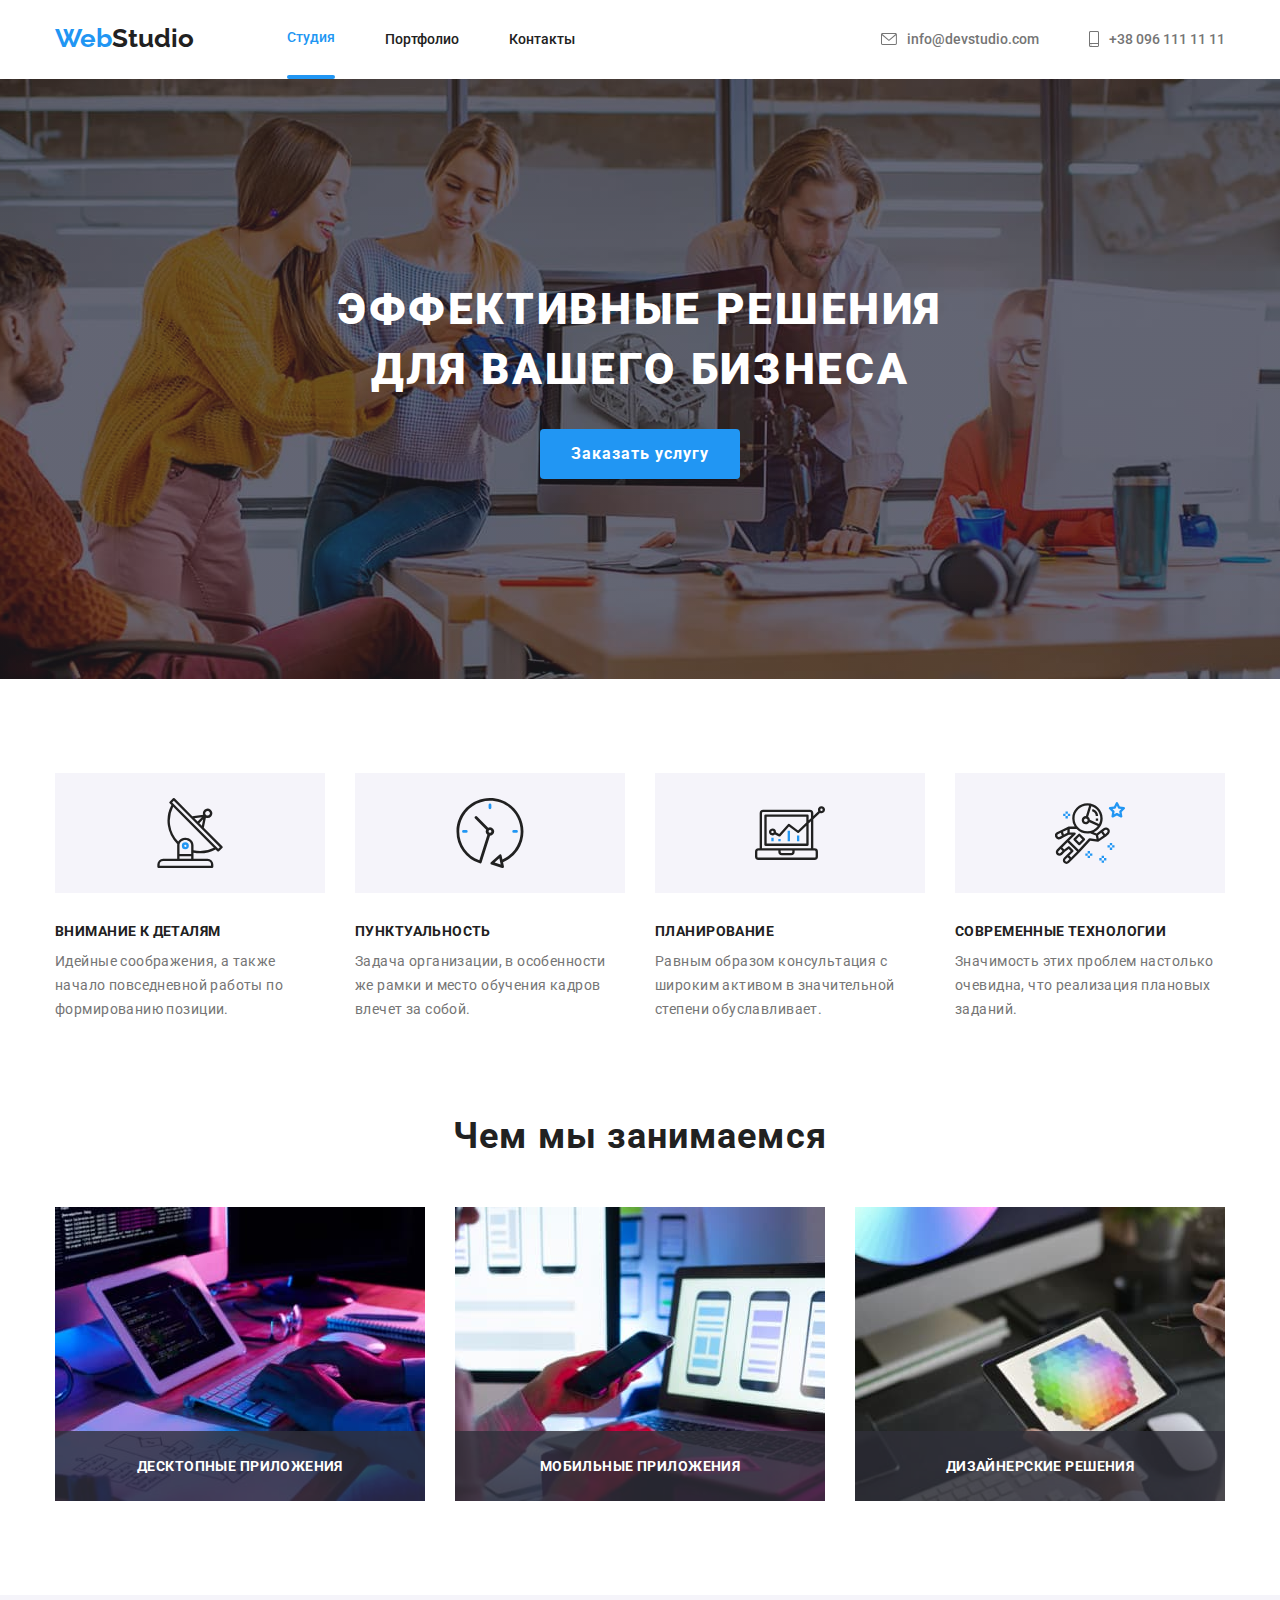
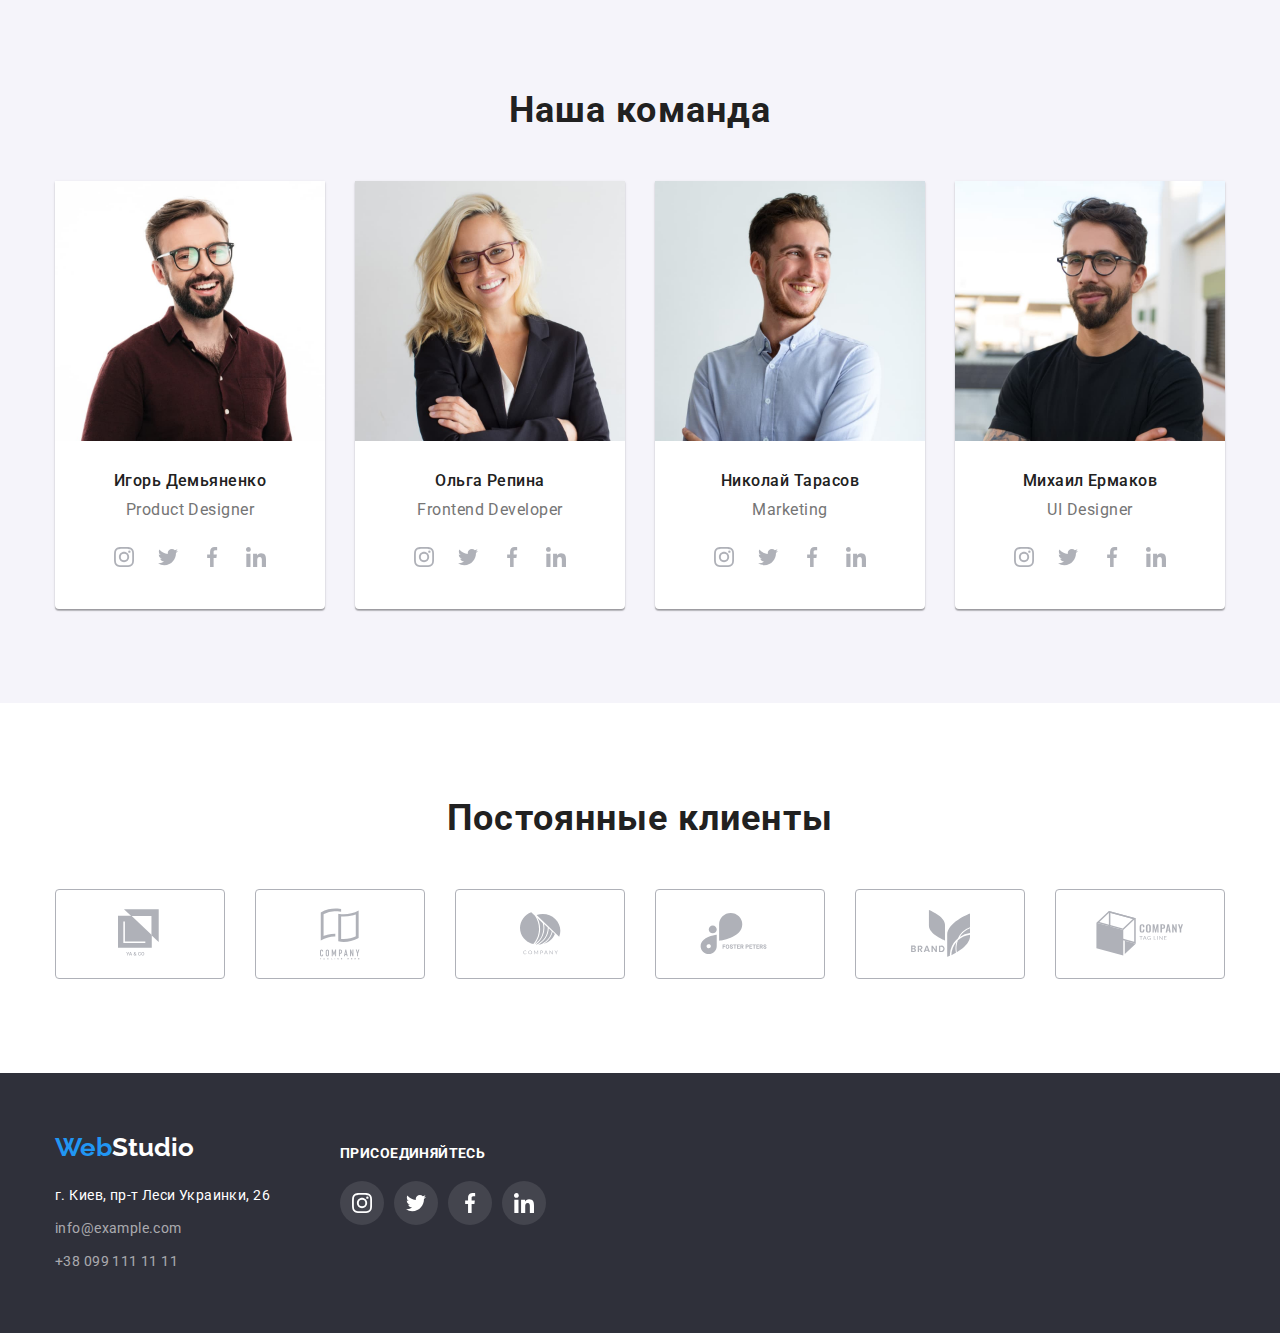
<file: index.html>
<!DOCTYPE html>
<html lang="ru">
<head>
    <meta charset="UTF-8">
    <meta name="viewport" content="width=device-width, initial-scale=1.0">
    <title>Web Studio</title>
    <link rel="stylesheet" href="./css/normalize.css" />
    <link rel="preconnect" href="https://fonts.gstatic.com">
    <link href="https://fonts.googleapis.com/css2?family=Oleo+Script&family=Raleway:wght@700&family=Roboto:wght@400;500;700;900&display=swap" rel="stylesheet">
    <link rel="stylesheet" href="./css/styles.css" />
</head>
<body>
   <header>
    <div class="container header-container">
    <span class="studio-title-black"><span class="web-title">Web</span>Studio</span>
    <nav class="nav-list-container">
        <ul class="nav-list">
            <li><a class="link-item link-item-black current" href="index.html">Студия</a></li>
            <li><a class="link-item link-item-black" href="portfolio.html">Портфолио</a></li>
            <li><a class="link-item link-item-black" href="#contacts">Контакты</a></li>
        </ul>
    </nav>
        <ul class="header-contacts">
            <li><a class="link-item link-item-gray" href="mailto:info@devstudio.com">
              <svg class="email-icon" width="16" height="12">
                <use href="images/icons.svg#icon-envelope">          
                </use></svg>
              info@devstudio.com</a></li>
            <li><a class="link-item link-item-gray" href="tel:+380961111111">
              <svg class="phone-icon" width="10" height="16">
                <use href="images/icons.svg#icon-smartphone">
                </use></svg>              
              +38 096 111 11 11</a></li>
        </ul>
    </div>    
   </header> 
   <main>
       <section class="section-effective">
        <div class="container container-effective">
           <h1 class="section-effective-title">Эффективные решения<br> для вашего бизнеса</h1>
                <button class="btn-order" data-modal-open>Заказать услугу</button>
              </div>
       </section>
       <section>
        <div class="container">
           <ul class="merits">
               <li>
                 <div class="merit-icon"> 
                  <svg class="icon1" width="70" height="70">
                    <use href="images/icons.svg#icon-antenna-1">
                    </use>
                  </svg> </div>
                 <h3 class="merit-title">Внимание к деталям</h3>
                 <p class="merit-item">Идейные соображения, а также начало повседневной работы по формированию позиции.</p></li>
               <li>
                <div class="merit-icon">
                  <svg class="icon1" width="70" height="70">
                    <use href="images/icons.svg#icon-clock-1">
                    </use>
                  </svg>
                </div>
                <h3 class="merit-title">Пунктуальность</h3>
                 <p class="merit-item">Задача организации, в особенности же рамки и место обучения кадров влечет за собой.</p></li>
                <li>
                  <div class="merit-icon">
                    <svg class="icon1" width="70" height="70">
                      <use href="images/icons.svg#icon-diagram-1">
                      </use>
                    </svg>
                  </div>
                  <h3 class="merit-title">Планирование</h3>
                 <p class="merit-item">Равным образом консультация с широким активом в значительной степени обуславливает.</p> </li>
                <li>
                  <div class="merit-icon">
                    <svg class="icon1" width="70" height="70">
                      <use href="images/icons.svg#icon-astronaut-1">
                      </use>
                    </svg>
                  </div>
                  <h3 class="merit-title">Современные технологии</h3>
                 <p class="merit-item">Значимость этих проблем настолько очевидна, что реализация плановых заданий.</p></li>
            </ul>
        </div>
       </section>
       <section class="what-we-do-section">
        <div class="container">
           <h2 class="section-titles">Чем мы занимаемся</h2>
           <ul class="what-we-do-imgs">
               <li><div class="what-we-do-img-title">Десктопные приложения</div>
                 <img src="images/img1.jpg" alt="img1"></li>
               <li><div class="what-we-do-img-title">Мобильные приложения</div>
                 <img src="images/img2.jpg" alt="img2"></li>
               <li><div class="what-we-do-img-title">Дизайнерские решения</div>
                 <img src="images/img3.jpg" alt="img3"></li>
           </ul>
        </div>
       </section>
       <section class="team">
        <div class="container">
           <h2 class="section-titles">Наша команда</h2>
           <ul class="team-list">
               <li class="team-list-item">
                 <article class="team-card">
                    <div class="team-card-thumb">
                      <img src="images/igor.jpg" alt="img_igor" >
                    </div>

                   <div class="team-card-content">
                   <h3 class="team-member-name">Игорь Демьяненко</h3>
                   <p class="team-member-profession">Product Designer</p>
                     <ul class="social-icons">
                       <li>
                         <a class="social-icons-link" href="#">                          
                            <svg class="social-icon" width="20" height="20">
                              <use href="images/icons.svg#icon-instagram-2">
                              </use>
                            </svg>                          
                         </a>
                       </li>
                      <li>
                        <a class="social-icons-link" href="#">
                          <svg class="social-icon" width="20" height="20">
                            <use href="images/icons.svg#icon-twitter-1">
                            </use>
                          </svg>
                        </a>
                      </li>
                      <li>
                        <a class="social-icons-link" href="#">
                          <svg class="social-icon" width="20" height="20">
                            <use href="images/icons.svg#icon-facebook-1">
                            </use>
                          </svg>
                        </a>
                      </li>
                      <li>
                        <a class="social-icons-link" href="#">
                          <svg class="social-icon" width="20" height="20">
                            <use href="images/icons.svg#icon-linkedin-1">
                            </use>
                          </svg>
                        </a>
                      </li>
                     </ul>                   
                   </div> 
                   </article>
                </li>
                <li class="team-list-item">
                <article class="team-card">
                    <div class="team-card-thumb">
                    <img src="images/olga.jpg" alt="img_olga">
                    </div>

                    <div class="team-card-content">
                    <h3 class="team-member-name">Ольга Репина</h3>
                    <p class="team-member-profession">Frontend Developer</p>
                    <ul class="social-icons">
                      <li>
                        <a class="social-icons-link" href="#">
                          <svg class="social-icon" width="20" height="20">
                            <use href="images/icons.svg#icon-instagram-2">
                            </use>
                          </svg>
                        </a>
                      </li>
                      <li>
                        <a class="social-icons-link" href="#">
                          <svg class="social-icon" width="20" height="20">
                            <use href="images/icons.svg#icon-twitter-1">
                            </use>
                          </svg>
                        </a>
                      </li>
                      <li>
                        <a class="social-icons-link" href="#">
                          <svg class="social-icon" width="20" height="20">
                            <use href="images/icons.svg#icon-facebook-1">
                            </use>
                          </svg>
                        </a>
                      </li>
                      <li>
                        <a class="social-icons-link" href="#">
                          <svg class="social-icon" width="20" height="20">
                            <use href="images/icons.svg#icon-linkedin-1">
                            </use>
                          </svg>
                        </a>
                      </li>
                    </ul>
                    </div> 
                   </article>   
               </li>
                 <li class="team-list-item">
                 <article class="team-card">
                    <div class="team-card-thumb">
                    <img src="images/nikolai.jpg" alt="img_nikolai">
                    </div>

                    <div class="team-card-content">
                    <h3 class="team-member-name">Николай Тарасов</h3>
                    <p class="team-member-profession">Marketing</p>
                    <ul class="social-icons">
                      <li>
                        <a class="social-icons-link" href="#">
                          <svg class="social-icon" width="20" height="20">
                            <use href="images/icons.svg#icon-instagram-2">
                            </use>
                          </svg>
                        </a>
                      </li>
                      <li>
                        <a class="social-icons-link" href="#">
                          <svg class="social-icon" width="20" height="20">
                            <use href="images/icons.svg#icon-twitter-1">
                            </use>
                          </svg>
                        </a>
                      </li>
                      <li>
                        <a class="social-icons-link" href="#">
                          <svg class="social-icon" width="20" height="20">
                            <use href="images/icons.svg#icon-facebook-1">
                            </use>
                          </svg>
                        </a>
                      </li>
                      <li>
                        <a class="social-icons-link" href="#">
                          <svg class="social-icon" width="20" height="20">
                            <use href="images/icons.svg#icon-linkedin-1">
                            </use>
                          </svg>
                        </a>
                      </li>
                    </ul>
                    </div> 
                   </article>   
               </li>
                 <li class="team-list-item">
                 <article class="team-card">
                    <div class="team-card-thumb">
                    <img src="images/mikhail.jpg" alt="img_mikhail">
                    </div>

                    <div class="team-card-content">
                    <h3 class="team-member-name">Михаил Ермаков</h3>
                    <p class="team-member-profession">UI Designer</p>
                    <ul class="social-icons">
                      <li>
                        <a class="social-icons-link" href="#">
                          <svg class="social-icon" width="20" height="20">
                            <use href="images/icons.svg#icon-instagram-2">
                            </use>
                          </svg>
                        </a>
                      </li>
                      <li>
                        <a class="social-icons-link" href="#">
                          <svg class="social-icon" width="20" height="20">
                            <use href="images/icons.svg#icon-twitter-1">
                            </use>
                          </svg>
                        </a>
                      </li>
                      <li>
                        <a class="social-icons-link" href="#">
                          <svg class="social-icon" width="20" height="20">
                            <use href="images/icons.svg#icon-facebook-1">
                            </use>
                          </svg>
                        </a>
                      </li>
                      <li>
                        <a class="social-icons-link" href="#">
                          <svg class="social-icon" width="20" height="20">
                            <use href="images/icons.svg#icon-linkedin-1">
                            </use>
                          </svg>
                        </a>
                      </li>
                    </ul>
                    </div> 
                   </article>   
               </li>
           </ul>
        </div>
       </section>
       <section class="clients">
         <div class="container">
          <h2 class="section-titles">Постоянные клиенты</h2>
          <ul class="clients-list">
            <li>
            <a class="link-client" href="#">
              <div class="client-icon-container">
              <svg class="client-icon" width="45" height="50">
              <use href="images/icons.svg#icon-logo-1">
                   </use>
                 </svg>
                </div>
               </a>
               </li>
            <li>
              <a class="link-client" href="#">
                  <div class="client-icon-container">
                  <svg class="client-icon" width="40" height="52">
                    <use href="images/icons.svg#icon-logo-2">
                    </use>
                  </svg>
                </div>
                </a>            
            </li>
            <li>
              <a class="link-client" href="#">
              <div class="client-icon-container">                
                  <svg class="client-icon" width="41" height="43">
                    <use href="images/icons.svg#icon-logo-3">
                    </use>
                  </svg>
              </div>
              </a>
            </li>
            <li>
              <a class="link-client" href="#">
                  <div class="client-icon-container">
                  <svg class="client-icon" width="80" height="42">
                    <use href="images/icons.svg#icon-logo-4">
                    </use>
                  </svg>
                </div>
              </a>
                </li>
            <li>
              <a class="link-client" href="#">
                  <div class="client-icon-container">
                  <svg class="client-icon" width="59" height="47">
                    <use href="images/icons.svg#icon-logo-5">
                    </use>
                  </svg>
                </div>
              </a>
            </li>
            <li>
              <a class="link-client" href="#">
                  <div class="client-icon-container">
                  <svg class="client-icon" width="88" height="45">
                    <use href="images/icons.svg#icon-logo-6">
                    </use>
                  </svg>
                </div>
              </a>
            </li>
          </ul>

         </div>
       </section> 
   </main>
   <footer>
    <div class="container footer-container">
        <div>
          <a class="logo-container" href="#"><span class="web-title">Web</span>Studio</a>      
    <address id="contacts">
      <ul class="footer-contacts">
       <li><a class="physical-address" href="#">г. Киев, пр-т Леси Украинки, 26</a></li> 
       <li><a class="contacts-item" href="mailto:info@example.com">info@example.com</a></li> 
       <li><a class="contacts-item" href="tel:+380991111111">+38 099 111 11 11</a></li> 
    </ul>
  </address>
   </div>
         <div class="footer-social-media-container">
      <h4 class="footer-social-media-title">Присоединяйтесь</h4>
      <ul class="social-icons social-icons-footer">
      <li>
        <a class="footer-social-icons-link" href="#">
          <svg class="footer-social-icon" width="20" height="20">
            <use href="images/icons.svg#icon-instagram-2">
            </use>
          </svg>
        </a>
      </li>
      <li>
        <a class="footer-social-icons-link" href="#">
          <svg class="footer-social-icon" width="20" height="20">
            <use href="images/icons.svg#icon-twitter-1">
            </use>
          </svg>
        </a>
      </li>
      <li>
        <a class="footer-social-icons-link" href="#">
          <svg class="footer-social-icon" width="20" height="20">
            <use href="images/icons.svg#icon-facebook-1">
            </use>
          </svg>
        </a>
      </li>
      <li>
        <a class="footer-social-icons-link" href="#">
          <svg class="footer-social-icon" width="20" height="20">
            <use href="images/icons.svg#icon-linkedin-1">
            </use>
          </svg>
        </a>
      </li>
    </ul>
  </div>
    </div>
   </footer>
   <div class="backdrop is-hidden" data-modal>
    <div class="modal">
      <p>Lorem ipsum, dolor sit amet consectetur adipisicing elit. Nostrum iusto earum odit dolores, facilis, quos quibusdam, voluptate tempore perspiciatis temporibus nisi quasi! Nobis dolorum deleniti nulla pariatur, maxime eveniet reprehenderit, quae rerum ea ad atque incidunt odit omnis ratione. Dolorem illo officia inventore ea repudiandae cupiditate vel a asperiores nisi magnam, et maiores distinctio velit obcaecati reiciendis repellat. Nemo, modi at officia laboriosam facere ex voluptatibus vero voluptate tempore repellendus veniam qui maxime ipsum et sint sunt nostrum voluptates libero praesentium cum? Tenetur ratione illum est neque, veniam odit beatae eos aliquid doloremque ad magni rerum quos dicta vel necessitatibus molestiae unde, aspernatur, fugiat optio repudiandae libero a magnam temporibus. Neque labore, necessitatibus beatae laborum molestias quas id doloribus. Libero natus velit sit nostrum architecto odio hic, repellendus ad quis culpa eos veritatis asperiores. Nisi, odit? Laboriosam aliquid dolores ipsa odit vel veritatis tenetur modi quam nam, magni iure sed officiis accusantium, natus expedita porro rem dolore? Qui dolor facere, voluptates asperiores enim, ratione amet voluptatem sequi adipisci sunt nulla quasi. Voluptatum qui iste quisquam sit voluptas consectetur atque veniam at! Odit libero, blanditiis, quo hic voluptas odio, et accusantium magni delectus illo corrupti excepturi necessitatibus maxime pariatur voluptatum provident.</p>
      <button class="modal-close" data-modal-close><svg class="icon-close" width="11" height="11">
        <use href="images/icons.svg#icon-close">
        </use>
      </svg></button>
    </div>
   </div>
  <script src="./js/modal.js"></script>
</body>
</html>
</file>
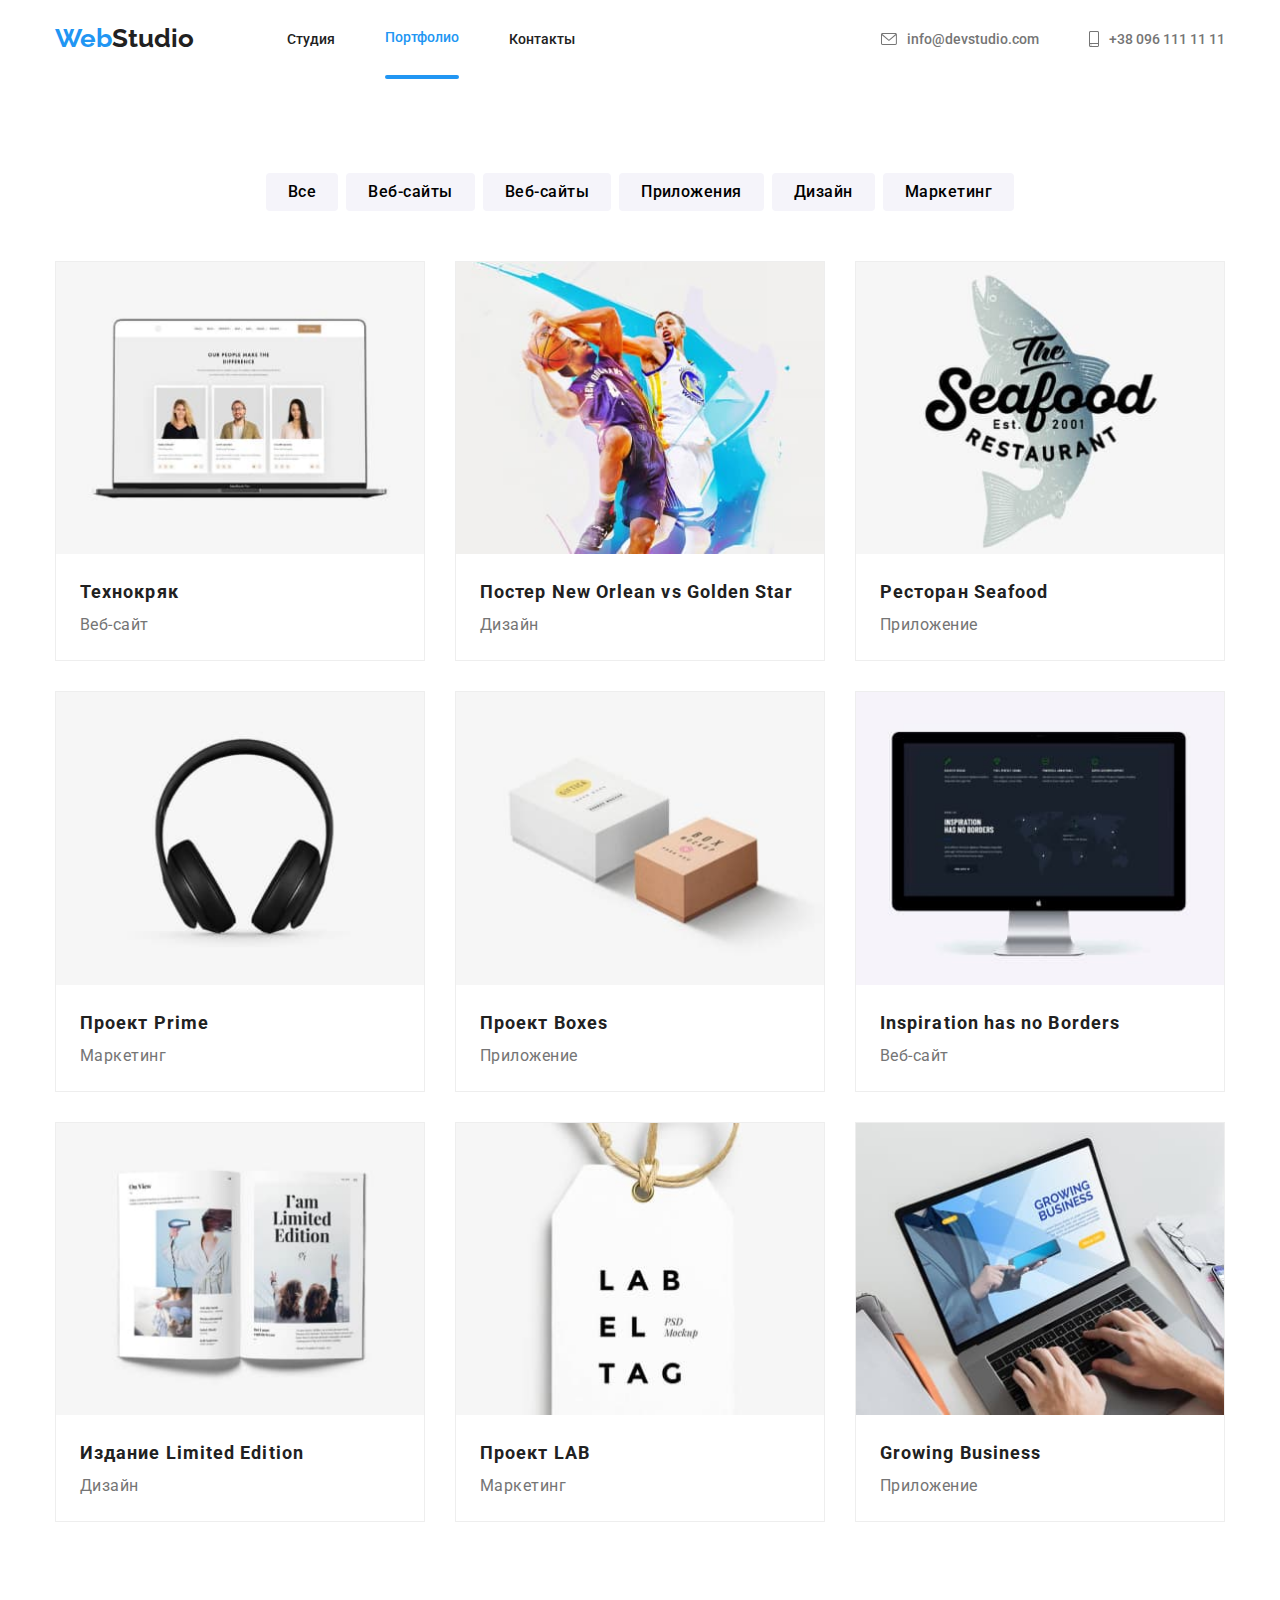
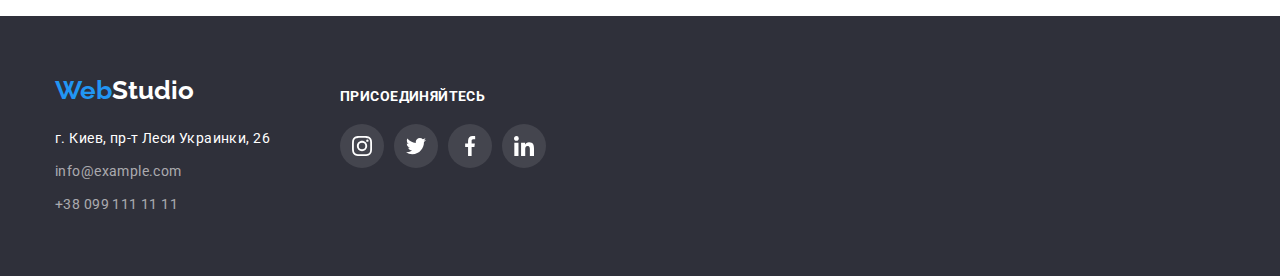
<file: portfolio.html>
<!DOCTYPE html>
<html lang="en">
<head>
    <meta charset="UTF-8">
    <meta name="viewport" content="width=device-width, initial-scale=1.0">
    <title>Portfolio</title>
    <link rel="stylesheet" href="./css/normalize.css" />
    <link rel="preconnect" href="https://fonts.gstatic.com">
    <link href="https://fonts.googleapis.com/css2?family=Oleo+Script&family=Raleway:wght@700&family=Roboto:wght@400;500;700;900&display=swap" rel="stylesheet">
    <link rel="stylesheet" href="./css/styles.css" /> 
   </head>
<body>
   <header>
      <div class="container header-container">
         <span class="studio-title-black"><span class="web-title">Web</span>Studio</span>
         <nav class="nav-list-container">
            <ul class="nav-list">
               <li><a class="link-item link-item-black" href="index.html">Студия</a></li>
               <li><a class="link-item link-item-black current" href="portfolio.html">Портфолио</a></li>
               <li><a class="link-item link-item-black" href="#contacts">Контакты</a></li>
            </ul>
         </nav>
         <ul class="header-contacts">
            <li><a class="link-item link-item-gray" href="mailto:info@devstudio.com">
                  <svg class="email-icon" width="16" height="12">
                     <use href="images/icons.svg#icon-envelope">
                     </use>
                  </svg>
                  info@devstudio.com</a></li>
            <li><a class="link-item link-item-gray" href="tel:+380961111111">
                  <svg class="phone-icon" width="10" height="16">
                     <use href="images/icons.svg#icon-smartphone">
                     </use>
                  </svg>
                  +38 096 111 11 11</a></li>
         </ul>
      </div>
   </header>
       <main>
        <section>
         <div class="container btns">
           <h2 class="visually-hidden">Портфолио</h2>
           <ul class="btns-portfolio">
                  <li><button class="btn-portfolio">Все</button></li> 
                  <li><button class="btn-portfolio">Веб-сайты</button></li>
                  <li><button class="btn-portfolio">Веб-сайты</button></li>
                  <li><button class="btn-portfolio">Приложения</button></li>
                  <li><button class="btn-portfolio">Дизайн</button></li>
                  <li><button class="btn-portfolio">Маркетинг</button></li>
           </ul>
           </div>
         </section>
        <section>
            <div class="container cards-container">
            <ul class="portfolio-cards">
                <li class="portfolio-card-item">
                   <a href="#" class="card">
                   <div class="card-thumb">
                     <div class="overlay">
                        <p>Технокряк это современная площадка распространения коронавируса. Компании используют эту платформу для цифрового
                        шпионажа и атак на защищённые сервера конкурентов.</p>
                     </div>
                     <img src="images/portfolio-img1.jpg" alt="portfolio-img1">
                  </div>

                   <div class="card-content">
                     <h3 class="portfolio-item-title">Технокряк</h3>
                     <p class="portfolio-item-type">Веб-сайт</p>
                  </div>
                  </a>
                </li>
                <li class="portfolio-card-item">
                   <a href="#" class="card">
                   <div class="card-thumb">
                     <div class="overlay">
                        <p>Технокряк это современная площадка распространения коронавируса. Компании используют эту платформу для цифрового
                           шпионажа и атак на защищённые сервера конкурентов.</p>
                     </div>
                    <img src="images/portfolio-img2.jpg" alt="portfolio-img2">
                    </div>
                   
                    <div class="card-content">
                    <h3 class="portfolio-item-title">Постер New Orlean vs Golden Star</h3>
                    <p class="portfolio-item-type">Дизайн</p>
                    </div>
                  </a>
                 </li>
                 <li class="portfolio-card-item">
                   <a href="#" class="card">
                   <div class="card-thumb">
                     <div class="overlay">
                        <p>Технокряк это современная площадка распространения коронавируса. Компании используют эту платформу для цифрового
                           шпионажа и атак на защищённые сервера конкурентов.</p>
                     </div>
                    <img src="images/portfolio-img3.jpg" alt="portfolio-img3">
                    </div>
                   
                    <div class="card-content">
                    <h3 class="portfolio-item-title">Ресторан Seafood</h3>
                    <p class="portfolio-item-type">Приложение</p>
                    </div>
                  </a>
                 </li>
                 <li class="portfolio-card-item">
                   <a href="#" class="card">
                   <div class="card-thumb">
                     <div class="overlay">
                        <p>Технокряк это современная площадка распространения коронавируса. Компании используют эту платформу для цифрового
                           шпионажа и атак на защищённые сервера конкурентов.</p>
                     </div>
                    <img src="images/portfolio-img4.jpg" alt="portfolio-img4">
                    </div>
                    
                    <div class="card-content">
                    <h3 class="portfolio-item-title">Проект Prime</h3>
                    <p class="portfolio-item-type">Маркетинг</p>
                    </div>
                  </a>
                 </li>
                 <li class="portfolio-card-item">
                   <a href="#" class="card">
                   <div class="card-thumb">
                     <div class="overlay">
                        <p>Технокряк это современная площадка распространения коронавируса. Компании используют эту платформу для цифрового
                           шпионажа и атак на защищённые сервера конкурентов.</p>
                     </div>
                    <img src="images/portfolio-img5.jpg" alt="portfolio-img5">
                    </div>
                    
                    <div class="card-content">
                    <h3 class="portfolio-item-title">Проект Boxes</h3>
                    <p class="portfolio-item-type">Приложение</p>
                    </div>
                  </a>
                 </li>
                 <li class="portfolio-card-item">
                   <a href="#" class="card">
                   <div class="card-thumb">
                     <div class="overlay">
                        <p>Технокряк это современная площадка распространения коронавируса. Компании используют эту платформу для цифрового
                           шпионажа и атак на защищённые сервера конкурентов.</p>
                     </div>
                    <img src="images/portfolio-img6.jpg" alt="portfolio-img6">
                    </div>
                    
                    <div class="card-content">
                    <h3 class="portfolio-item-title">Inspiration has no Borders</h3>
                    <p class="portfolio-item-type">Веб-сайт</p>
                    </div>
                  </a>
                 </li>
                 <li class="portfolio-card-item">
                   <a href="#" class="card">
                   <div class="card-thumb">
                     <div class="overlay">
                        <p>Технокряк это современная площадка распространения коронавируса. Компании используют эту платформу для цифрового
                           шпионажа и атак на защищённые сервера конкурентов.</p>
                     </div>
                    <img src="images/portfolio-img7.jpg" alt="portfolio-img7">
                    </div>
                    
                    <div class="card-content">
                    <h3 class="portfolio-item-title">Издание Limited Edition</h3>
                    <p class="portfolio-item-type">Дизайн</p>
                    </div>
                  </a>
                 </li>
                 <li class="portfolio-card-item">
                   <a href="#" class="card">
                   <div class="card-thumb">
                     <div class="overlay">
                        <p>Технокряк это современная площадка распространения коронавируса. Компании используют эту платформу для цифрового
                           шпионажа и атак на защищённые сервера конкурентов.</p>
                     </div>
                    <img src="images/portfolio-img8.jpg" alt="portfolio-img8">
                    </div>
                    
                    <div class="card-content">
                    <h3 class="portfolio-item-title">Проект LAB</h3>
                    <p class="portfolio-item-type">Маркетинг</p>
                    </div>
                  </a>
                 </li>
                 <li class="portfolio-card-item">
                   <a href="#" class="card">
                   <div class="card-thumb">
                     <div class="overlay">
                        <p>Технокряк это современная площадка распространения коронавируса. Компании используют эту платформу для цифрового
                           шпионажа и атак на защищённые сервера конкурентов.</p>
                     </div>
                    <img src="images/portfolio-img9.jpg" alt="portfolio-img9">
                    </div>
                    
                    <div class="card-content">
                    <h3 class="portfolio-item-title">Growing Business</h3>
                    <p class="portfolio-item-type">Приложение</p>
                    </div>
                  </a>
                 </li>
            </ul>
            </div>
        </section>
       </main>
      <footer>
         <div class="container footer-container">
            <div>
               <a class="logo-container" href="#"><span class="web-title">Web</span>Studio</a>
               <address id="contacts">
                  <ul class="footer-contacts">
                     <li><a class="physical-address" href="#">г. Киев, пр-т Леси Украинки, 26</a></li>
                     <li><a class="contacts-item" href="mailto:info@example.com">info@example.com</a></li>
                     <li><a class="contacts-item" href="tel:+380991111111">+38 099 111 11 11</a></li>
                  </ul>
               </address>
            </div>
            <div class="footer-social-media-container">
               <h4 class="footer-social-media-title">Присоединяйтесь</h4>
               <ul class="social-icons social-icons-footer">
                  <li>
                     <a class="footer-social-icons-link" href="#">
                        <svg class="footer-social-icon" width="20" height="20">
                           <use href="images/icons.svg#icon-instagram-2">
                           </use>
                        </svg>
                     </a>
                  </li>
                  <li>
                     <a class="footer-social-icons-link" href="#">
                        <svg class="footer-social-icon" width="20" height="20">
                           <use href="images/icons.svg#icon-twitter-1">
                           </use>
                        </svg>
                     </a>
                  </li>
                  <li>
                     <a class="footer-social-icons-link" href="#">
                        <svg class="footer-social-icon" width="20" height="20">
                           <use href="images/icons.svg#icon-facebook-1">
                           </use>
                        </svg>
                     </a>
                  </li>
                  <li>
                     <a class="footer-social-icons-link" href="#">
                        <svg class="footer-social-icon" width="20" height="20">
                           <use href="images/icons.svg#icon-linkedin-1">
                           </use>
                        </svg>
                     </a>
                  </li>
               </ul>
            </div>
         </div>
      </footer>
</body>
</html>
</file>
<file: css/styles.css>
:root {
  --white-text: rgba(255, 255, 255, 1);

  --white-text-op60: rgba(255, 255, 255, 0.6);

  --black-text: rgba(33, 33, 33, 1);

  --blue-text: rgba(33, 150, 243, 1);

  --gray-text: rgba(117, 117, 117, 1);

  --back-gray: rgba(47, 48, 58, 1);

  --back-middle_gray: rgba(245, 244, 250, 1);

  --back-strong_gray: rgba(229, 229, 229, 1);

  --card-set-gap: 30px;

  --background-gray-op40: rgba(47, 48, 58, 0.4);

  --icons-gray: rgba(175, 177, 184, 1);

  --footer-icons-background: rgba(255, 255, 255, 0.1);

  --overlay-color: rgba(33, 150, 243, 0.9);

  --what-we-do-background: rgba(47, 48, 58, 0.8);

  --icon-close-color: rgba(0, 0, 0, 1);

  --icon-close-border-color: rgba(0, 0, 0, 0.1);

  --backdrop-background: rgba(0, 0, 0, 0.2);
}

body {
  font-family: 'Roboto', sans-serif;
}

img {
  display: block;
  max-width: 100%;
  height: auto;
}

.container {
  width: 1200px;
  padding: 0 15px;
  margin: 0 auto;
}

.header-container {
  display: flex;
  justify-content: space-between;
  padding-top: 24px;
  padding-bottom: 25px;
}

.cards-container {
  padding-bottom: 94px;
}

.nav-list-container {
  display: flex;
  margin-left: 93px;
  align-items: center;
}

.nav-list {
  display: flex;
  align-items: center;
}

.nav-list li:not(:last-child) {
  margin-right: 50px;
}

.header-contacts {
  display: flex;
  margin-left: auto;
  align-items: center;
}

.header-contacts li:last-child {
  margin-left: 50px;
}

.section-effective {
  background: linear-gradient(
      var(--background-gray-op40),
      var(--background-gray-op40)
    ),
    url('../images/background.jpg');
  background-repeat: no-repeat;
  background-size: cover;
  background-position: center;
  max-width: 1600px;
  margin-left: auto;
  margin-right: auto;
}

.section-effective-title {
  color: var(--white-text);
  font-weight: 900;
  font-size: 44px;
  line-height: 60px;
  text-align: center;
  letter-spacing: 0.06em;
  text-transform: uppercase;
  margin-bottom: 30px;
}

.btn-order {
  color: var(--white-text);
  border: none;
  background: var(--blue-text);
  font-weight: bold;
  font-size: 16px;
  line-height: 30px;
  letter-spacing: 0.06em;
  height: 50px;
  width: 200px;
  border-radius: 4px;
}

.btn-order-container {
  text-align: center;
  padding-bottom: 200px;
}

.merits {
  display: flex;
  padding-top: 94px;
}

.merits li:not(:last-child) {
  margin-right: 30px;
}

.merit-icon {
  width: 270px;
  height: 120px;
  background-color: var(--back-middle_gray);
  margin-bottom: 30px;
  justify-content: center;
  align-items: center;
  display: flex;
}

.clients-list {
  display: flex;
  justify-content: space-between;
}

.client-icon-container {
  width: 170px;
  height: 90px;
  border: 1px solid currentColor;
  border-radius: 4px;
  justify-content: center;
  align-items: center;
  display: flex;
}

.client-icon {
  fill: currentColor;
}

.link-client {
  color: var(--icons-gray);
}

.client-icon {
  fill: currentColor;
}

.merit-title {
  font-weight: bold;
  font-size: 14px;
  line-height: 16px;
  letter-spacing: 0.03em;
  text-transform: uppercase;
  color: var(--black-text);
  margin-bottom: 10px;
}

.merit-item {
  font-weight: normal;
  font-size: 14px;
  line-height: 24px;
  letter-spacing: 0.03em;
  color: var(--gray-text);
}

.section-titles {
  font-weight: bold;
  font-size: 36px;
  line-height: 42px;
  letter-spacing: 0.03em;
  color: var(--black-text);
  font-family: 'Roboto', sans-serif;
  text-align: center;
  margin-bottom: 50px;
}

.what-we-do-section {
  padding-top: 94px;
  padding-bottom: 94px;
}

.what-we-do-imgs {
  display: flex;
  justify-content: space-between;
}

.team {
  background-color: var(--back-middle_gray);
  padding-top: 94px;
  padding-bottom: 94px;
}

.clients {
  padding-top: 94px;
  padding-bottom: 94px;
}

.team-list {
  padding: 0;
  margin: 0;
  list-style: none;

  display: flex;
  flex-wrap: wrap;
  margin-left: calc(-1 * var(--card-set-gap));
  margin-top: calc(-1 * var(--card-set-gap));
}

.team-list-item {
  flex-basis: calc(100% / 4 - var(--card-set-gap));
  margin-left: var(--card-set-gap);
  margin-top: var(--card-set-gap);
}

.team-member-name {
  font-weight: 500;
  font-size: 16px;
  line-height: 19px;
  letter-spacing: 0.03em;
  color: var(--black-text);
  text-align: center;
}

.team-member-profession {
  color: var(--gray-text);
  font-size: 16px;
  line-height: 19px;
  letter-spacing: 0.03em;
  font-weight: normal;
  margin-top: 10px;
  margin-bottom: 16px;
  text-align: center;
}

.studio-title-white {
  font-family: 'Raleway', sans-serif;
  color: var(--white-text);
  font-weight: bold;
  font-size: 26px;
}

.studio-title-black {
  font-family: 'Raleway', sans-serif;
  color: var(--black-text);
  font-weight: bold;
  font-size: 26px;
}

.web-title {
  color: var(--blue-text);
}

.physical-address {
  font-weight: normal;
  font-size: 14px;
  line-height: 24px;
  letter-spacing: 0.03em;
  color: var(--white-text);
  margin-top: 20px;
}

.contacts-item {
  font-weight: normal;
  font-size: 14px;
  line-height: 24px;
  letter-spacing: 0.03em;
  color: var(--white-text-op60);
}

a {
  text-decoration: none;
  transition-property: color;
  transition-duration: 250ms;
  transition-timing-function: cubic-bezier(0.4, 0, 0.2, 1);
}

a:visited {
  text-decoration: none;
}

a:hover,
a:focus {
  color: var(--blue-text);
  text-decoration: none;
}

.link-item {
  font-style: normal;
  font-weight: 500;
  font-size: 14px;
}

.link-item-black {
  color: var(--black-text);
}

.link-item-gray {
  color: var(--gray-text);
  display: flex;
  align-items: center;
}

.link-item-gray .email-icon {
  fill: currentColor;
  margin-right: 10px;
}

.phone-icon {
  fill: currentColor;
  margin-right: 10px;
}

.btns {
  padding-top: 94px;
  padding-bottom: 50px;
}

.btns-portfolio {
  display: flex;
  justify-content: center;
}

.btns-portfolio li:not(:last-child) {
  margin-right: 8px;
}

.btn-portfolio {
  background: var(--back-middle_gray);
  border: none;
  font-style: normal;
  font-weight: 500;
  font-size: 16px;
  line-height: 26px;
  letter-spacing: 0.03em;
  padding: 6px 22px;
  border-radius: 4px;
  transition-property: background, color, box-shadow;
  transition-duration: 250ms;
  transition-timing-function: cubic-bezier(0.4, 0, 0.2, 1);
}

.btns-portfolio :focus,
.btns-portfolio :hover {
  background: var(--blue-text);
  color: var(--white-text);
  border-radius: 4px;
  outline: none;
  box-shadow: 0px 3px 1px rgba(0, 0, 0, 0.1), 0px 1px 2px rgba(0, 0, 0, 0.08),
    0px 2px 2px rgba(0, 0, 0, 0.12);
}

.portfolio-cards {
  padding: 0;
  margin: 0;
  list-style: none;

  display: flex;
  flex-wrap: wrap;
  margin-left: calc(-1 * var(--card-set-gap));
  margin-top: calc(-1 * var(--card-set-gap));
}

.portfolio-cards li {
  flex-basis: calc(100% / 3 - var(--card-set-gap));
  margin-left: var(--card-set-gap);
  margin-top: var(--card-set-gap);
}

.portfolio-item-title {
  font-weight: bold;
  font-size: 18px;
  line-height: 36px;
  letter-spacing: 0.06em;
}

.portfolio-item-type {
  font-weight: normal;
  font-size: 16px;
  line-height: 30px;
  letter-spacing: 0.03em;
  color: var(--gray-text);
}

.visually-hidden {
  position: absolute;
  width: 1px;
  height: 1px;
  margin: -1px;
  border: 0;
  padding: 0;
  white-space: nowrap;
  clip-path: inset(100%);
  clip: rect(0 0 0 0);
  overflow: hidden;
}

.current {
  color: var(--blue-text);
}

footer {
  background-color: var(--back-gray);
}

.footer-contacts li:not(:last-child) {
  margin-bottom: 9px;
}

.team-card {
  background-color: var(--white-text);
  box-shadow: 0px 1px 3px rgba(0, 0, 0, 0.12), 0px 1px 1px rgba(0, 0, 0, 0.14),
    0px 2px 1px rgba(0, 0, 0, 0.2);
  border-radius: 0px 0px 4px 4px;
}

.team-card-content {
  padding: 30px;
}

.container-effective {
  text-align: center;
  padding-top: 200px;
  padding-bottom: 200px;
}

.social-icons {
  display: flex;
  justify-content: center;
}

.social-icons li {
  width: 44px;
  height: 44px;
  display: flex;
  justify-content: center;
  align-items: center;
  border-radius: 50%;
  transition-property: background-color;
  transition-duration: 250ms;
  transition-timing-function: cubic-bezier(0.4, 0, 0.2, 1);
}

.social-icons li:hover {
  background-color: var(--blue-text);
}

.social-icons li:focus {
  background-color: var(--blue-text);
}

.social-icons-link {
  width: 44px;
  height: 44px;
  display: flex;
  align-items: center;
  justify-content: center;
  color: var(--icons-gray);
  transition-property: color, background;
  transition-duration: 250ms;
  transition-timing-function: cubic-bezier(0.4, 0, 0.2, 1);
}

.social-icons-link:hover {
  color: var(--white-text);
}

.social-icons-link:focus {
  outline: none;
  color: var(--white-text);
  background: var(--blue-text);
  border-radius: 50%;
}

.social-icon {
  fill: currentColor;
}

.footer-social-media-title {
  text-transform: uppercase;
  font-weight: bold;
  font-size: 14px;
  line-height: 16px;
  letter-spacing: 0.03em;
  color: var(--white-text);
  margin-bottom: 20px;
}

.footer-container {
  display: flex;
  padding-top: 60px;
  padding-bottom: 60px;
}

.footer-social-media-container {
  padding-top: 12px;
  margin-left: 70px;
}

.footer-social-icons-link {
  width: 44px;
  height: 44px;
  display: flex;
  align-items: center;
  justify-content: center;
  color: var(--white-text);
  background: var(--footer-icons-background);
  border-radius: 50%;
  transition-property: background;
  transition-duration: 250ms;
  transition-timing-function: cubic-bezier(0.4, 0, 0.2, 1);
}

.footer-social-icons-link:hover {
  color: var(--white-text);
}

.footer-social-icons-link:focus {
  outline: none;
  color: var(--white-text);
  background: var(--blue-text);
  border-radius: 50%;
}

.footer-social-icon {
  fill: currentColor;
}

.social-icons-footer li {
  margin-right: 10px;
}

.portfolio-card-item {
  border: 1px solid #eeeeee;
  box-sizing: border-box;
  transition-property: box-shadow;
  transition-duration: 250ms;
  transition-timing-function: cubic-bezier(0.4, 0, 0.2, 1);
}

.portfolio-card-item:focus,
.portfolio-card-item:hover {
  border: 1px solid #eeeeee;
  box-sizing: border-box;
  box-shadow: 0px 1px 1px rgba(0, 0, 0, 0.12), 0px 4px 4px rgba(0, 0, 0, 0.06),
    1px 4px 6px rgba(0, 0, 0, 0.16);
}

.card {
  text-decoration: none;
  color: var(--black-text);
}

.card:visited,
.card:hover,
.card:focus {
  color: var(--black-text);
  text-decoration: none;
}

.card-content {
  padding-top: 20px;
  padding-bottom: 20px;
  padding-left: 24px;
  padding-right: 24px;
}

.logo-container {
  margin-bottom: 20px;
  display: block;
  color: var(--white-text);
  font-family: 'Raleway', sans-serif;
  font-weight: bold;
  font-size: 26px;
}

.logo-container:visited,
.logo-container:hover,
.logo-container:focus {
  color: var(--white-text);
  text-decoration: none;
}

.current::after {
  content: '';
  background-color: var(--blue-text);
  width: 100%;
  height: 4px;
  border-radius: 2px;
  display: block;
  margin: 0 auto;
  margin-top: 28px;
  margin-bottom: -29px;
  opacity: 1;
  transition-property: opacity;
  transition-duration: 250ms;
  transition-timing-function: cubic-bezier(0.4, 0, 0.2, 1);
}

.card-thumb {
  position: relative;
  overflow: hidden;
}

.overlay {
  position: absolute;
  top: 0;
  left: 0;
  width: 100%;
  height: 100%;
  background-color: var(--overlay-color);
  color: var(--white-text);
  font-family: 'Roboto', sans-serif;
  font-style: normal;
  font-weight: normal;
  font-size: 18px;
  line-height: 28px;
  letter-spacing: 0.03em;
  padding: 63px 24px;
  transform: translateY(101%);
  transition-property: transform;
  transition-duration: 250ms;
  transition-timing-function: cubic-bezier(0.4, 0, 0.2, 1);
}

.card:hover .overlay {
  transform: translateY(0);
}

.box:hover .overlay {
  transform: translateX(0);
}

.what-we-do-imgs li {
  position: relative;
}

.what-we-do-img-title {
  height: 70px;
  width: 100%;
  position: absolute;
  background-color: var(--what-we-do-background);
  color: var(--white-text);
  text-transform: uppercase;
  font-style: normal;
  font-weight: bold;
  font-size: 14px;
  line-height: 16px;
  letter-spacing: 0.03em;
  font-family: 'Roboto', sans-serif;
  text-align: center;
  padding-top: 27px;
  bottom: 0;
  z-index: 0;
}

.backdrop {
  position: fixed;
  top: 0;
  left: 0;
  width: 100%;
  height: 100%;
  background: var(--backdrop-background);
  opacity: 1;
  transition-property: opacity;
  transition-duration: 250ms;
  transition-timing-function: cubic-bezier(0.4, 0, 0.2, 1);
}

.backdrop.is-hidden {
  visibility: hidden;
  opacity: 0;
  pointer-events: none;
}

.modal {
  position: absolute;
  top: 50%;
  left: 50%;
  transform: translate(-50%, -50%);
  max-width: 528px;
  width: 100%;
  background-color: var(--white-text);
  padding: 40px;
  max-height: 100vh;
  overflow-y: auto;
  border-radius: 4px;
}

.modal-close {
  position: absolute;
  top: 8px;
  right: 8px;
  display: flex;
  align-items: center;
  justify-content: center;
  width: 30px;
  height: 30px;
  margin-left: auto;
  background: var(--white-text);
  border: 1px solid;
  border-color: var(--icon-close-border-color);
  border-radius: 50%;
}

.icon-close {
  color: var(--icon-close-color);
}
</file>
